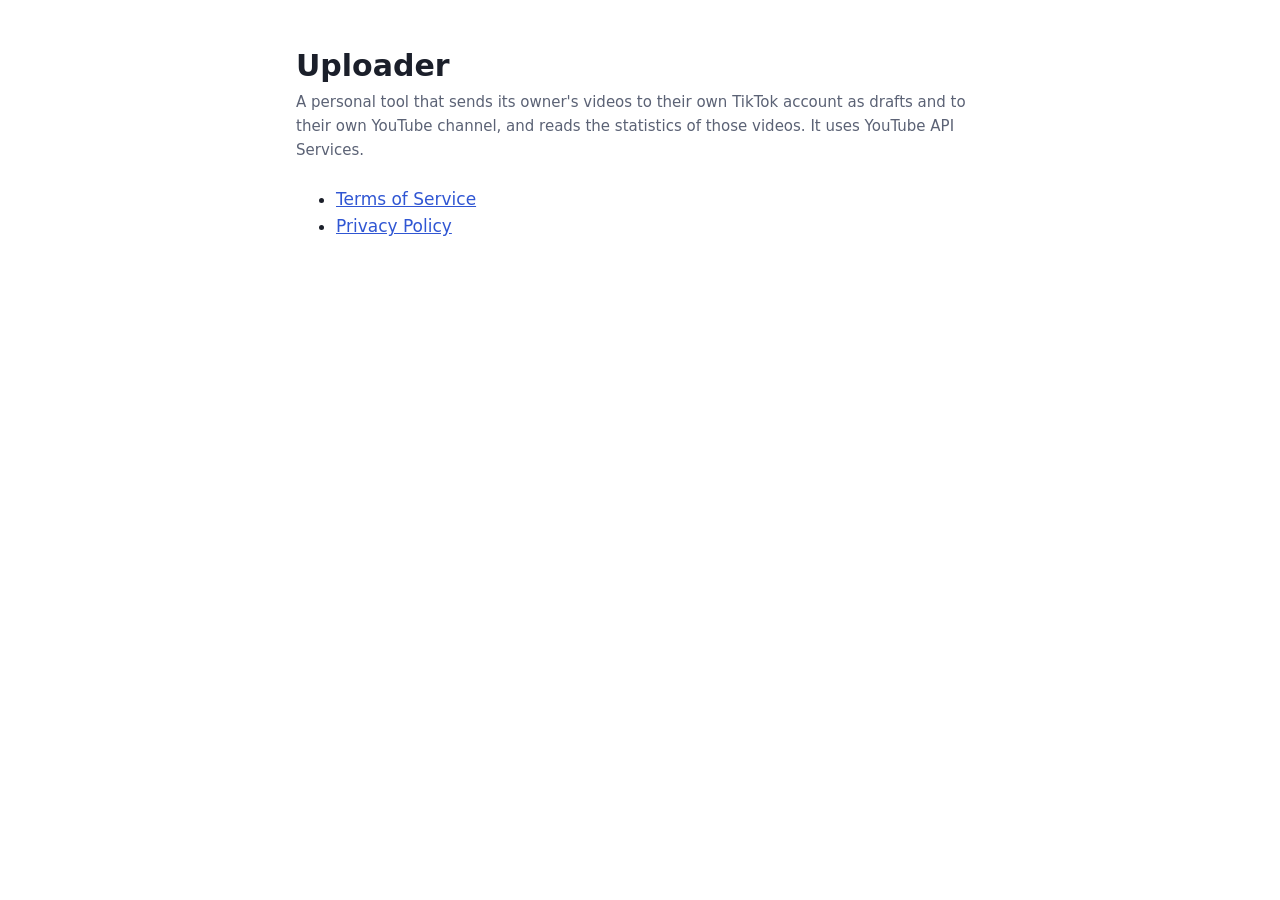
<file: docs/index.html>
<!doctype html>
<html lang="en">
<head>
<meta charset="utf-8">
<meta name="viewport" content="width=device-width, initial-scale=1">
<title>Uploader</title>
<link rel="stylesheet" href="style.css">
</head>
<body>
<main>
<h1>Uploader</h1>
<p class="meta">A personal tool that sends its owner's videos to their own TikTok account as drafts and to their own YouTube channel, and reads the statistics of those videos. It uses YouTube API Services.</p>
<ul>
<li><a href="terms.html">Terms of Service</a></li>
<li><a href="privacy.html">Privacy Policy</a></li>
</ul>
</main>
</body>
</html>
</file>
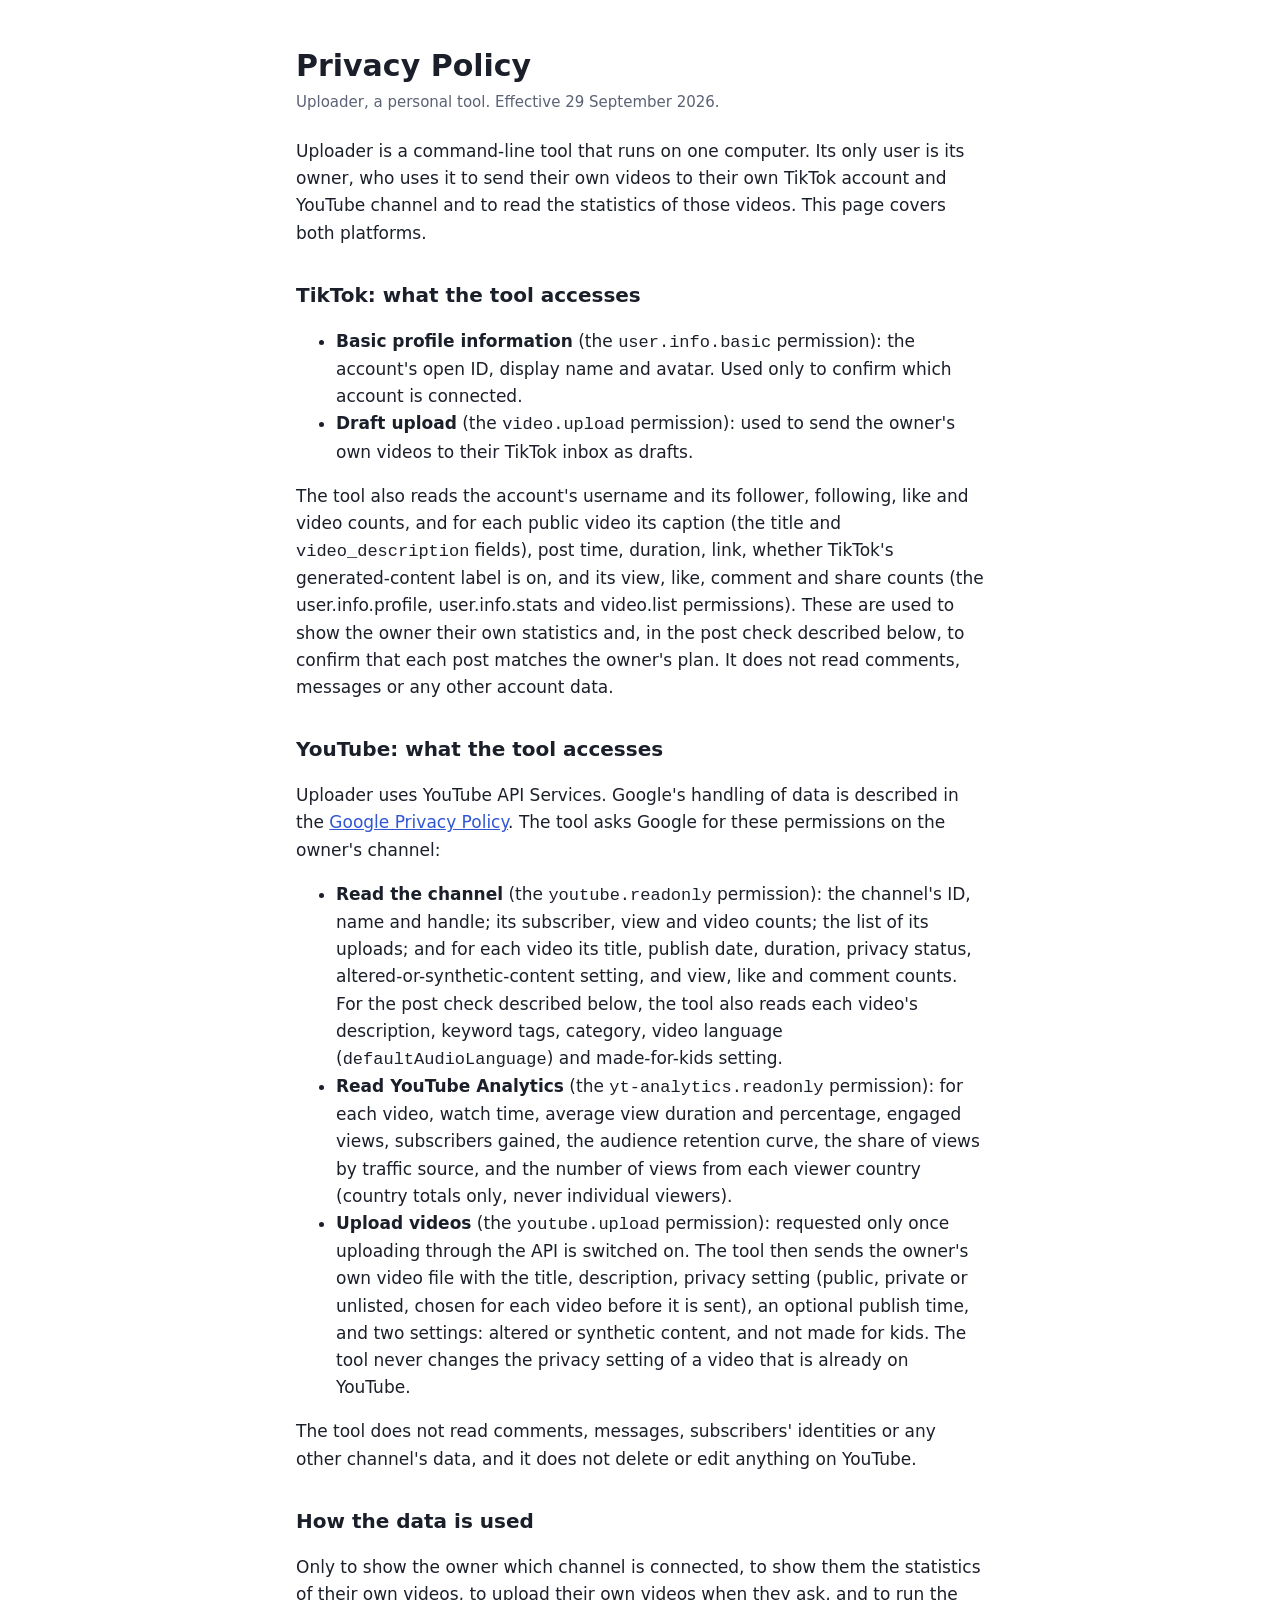
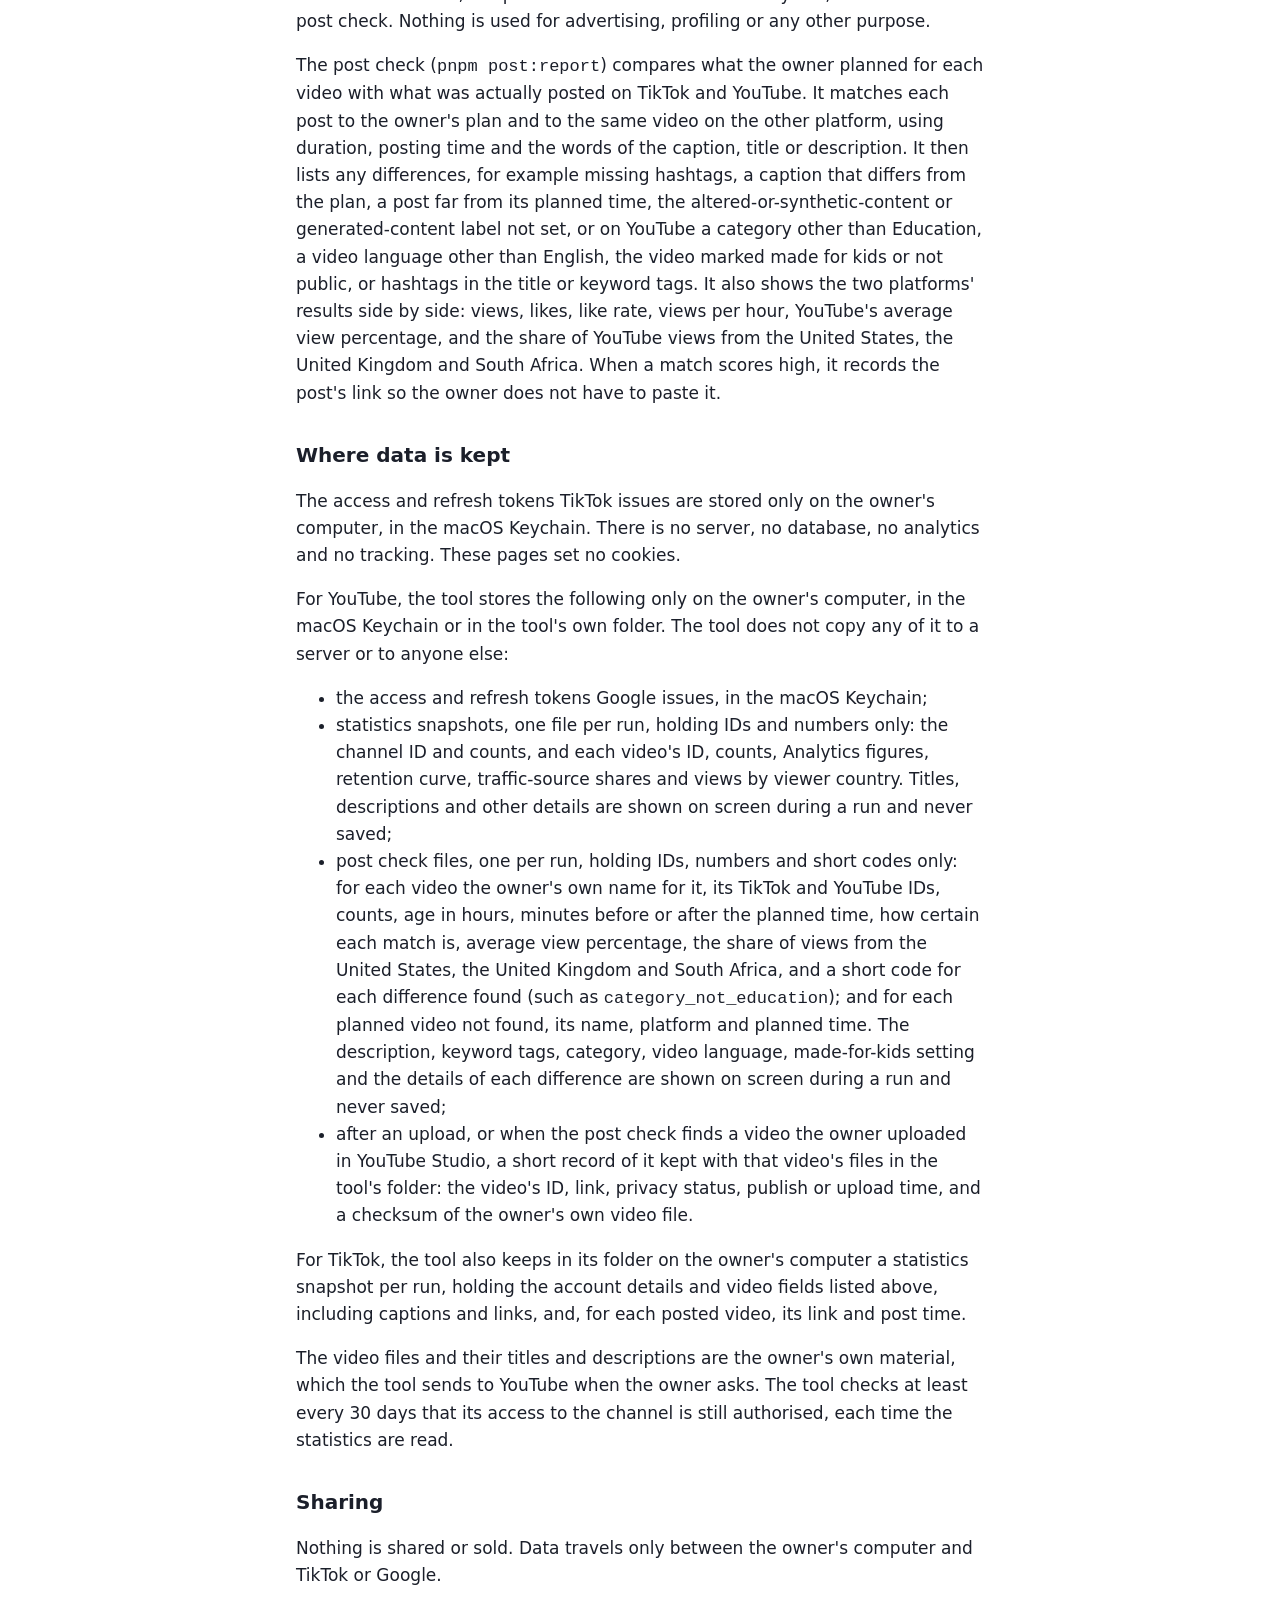
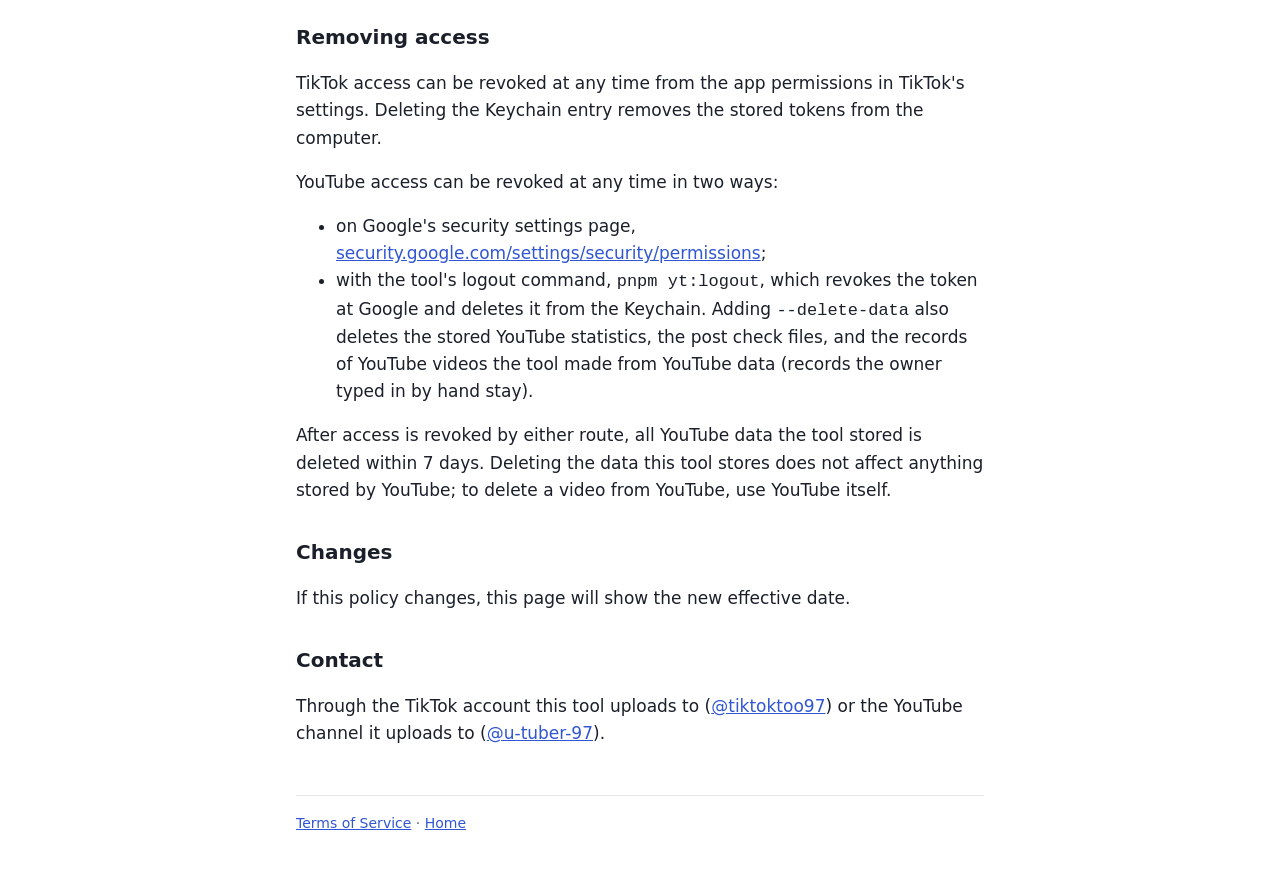
<file: docs/privacy.html>
<!doctype html>
<html lang="en">
<head>
<meta charset="utf-8">
<meta name="viewport" content="width=device-width, initial-scale=1">
<title>Uploader Privacy Policy</title>
<link rel="stylesheet" href="style.css">
</head>
<body>
<main>
<h1>Privacy Policy</h1>
<p class="meta">Uploader, a personal tool. Effective 29 September 2026.</p>

<p>Uploader is a command-line tool that runs on one computer. Its only user is its owner, who uses it to send their own videos to their own TikTok account and YouTube channel and to read the statistics of those videos. This page covers both platforms.</p>

<h2>TikTok: what the tool accesses</h2>
<ul>
<li><strong>Basic profile information</strong> (the <code>user.info.basic</code> permission): the account's open ID, display name and avatar. Used only to confirm which account is connected.</li>
<li><strong>Draft upload</strong> (the <code>video.upload</code> permission): used to send the owner's own videos to their TikTok inbox as drafts.</li>
</ul>
<p>The tool also reads the account's username and its follower, following, like and video counts, and for each public video its caption (the title and <code>video_description</code> fields), post time, duration, link, whether TikTok's generated-content label is on, and its view, like, comment and share counts (the user.info.profile, user.info.stats and video.list permissions). These are used to show the owner their own statistics and, in the post check described below, to confirm that each post matches the owner's plan. It does not read comments, messages or any other account data.</p>

<h2>YouTube: what the tool accesses</h2>
<p>Uploader uses YouTube API Services. Google's handling of data is described in the <a href="https://www.google.com/policies/privacy">Google Privacy Policy</a>. The tool asks Google for these permissions on the owner's channel:</p>
<ul>
<li><strong>Read the channel</strong> (the <code>youtube.readonly</code> permission): the channel's ID, name and handle; its subscriber, view and video counts; the list of its uploads; and for each video its title, publish date, duration, privacy status, altered-or-synthetic-content setting, and view, like and comment counts. For the post check described below, the tool also reads each video's description, keyword tags, category, video language (<code>defaultAudioLanguage</code>) and made-for-kids setting.</li>
<li><strong>Read YouTube Analytics</strong> (the <code>yt-analytics.readonly</code> permission): for each video, watch time, average view duration and percentage, engaged views, subscribers gained, the audience retention curve, the share of views by traffic source, and the number of views from each viewer country (country totals only, never individual viewers).</li>
<li><strong>Upload videos</strong> (the <code>youtube.upload</code> permission): requested only once uploading through the API is switched on. The tool then sends the owner's own video file with the title, description, privacy setting (public, private or unlisted, chosen for each video before it is sent), an optional publish time, and two settings: altered or synthetic content, and not made for kids. The tool never changes the privacy setting of a video that is already on YouTube.</li>
</ul>
<p>The tool does not read comments, messages, subscribers' identities or any other channel's data, and it does not delete or edit anything on YouTube.</p>

<h2>How the data is used</h2>
<p>Only to show the owner which channel is connected, to show them the statistics of their own videos, to upload their own videos when they ask, and to run the post check. Nothing is used for advertising, profiling or any other purpose.</p>
<p>The post check (<code>pnpm post:report</code>) compares what the owner planned for each video with what was actually posted on TikTok and YouTube. It matches each post to the owner's plan and to the same video on the other platform, using duration, posting time and the words of the caption, title or description. It then lists any differences, for example missing hashtags, a caption that differs from the plan, a post far from its planned time, the altered-or-synthetic-content or generated-content label not set, or on YouTube a category other than Education, a video language other than English, the video marked made for kids or not public, or hashtags in the title or keyword tags. It also shows the two platforms' results side by side: views, likes, like rate, views per hour, YouTube's average view percentage, and the share of YouTube views from the United States, the United Kingdom and South Africa. When a match scores high, it records the post's link so the owner does not have to paste it.</p>

<h2>Where data is kept</h2>
<p>The access and refresh tokens TikTok issues are stored only on the owner's computer, in the macOS Keychain. There is no server, no database, no analytics and no tracking. These pages set no cookies.</p>
<p>For YouTube, the tool stores the following only on the owner's computer, in the macOS Keychain or in the tool's own folder. The tool does not copy any of it to a server or to anyone else:</p>
<ul>
<li>the access and refresh tokens Google issues, in the macOS Keychain;</li>
<li>statistics snapshots, one file per run, holding IDs and numbers only: the channel ID and counts, and each video's ID, counts, Analytics figures, retention curve, traffic-source shares and views by viewer country. Titles, descriptions and other details are shown on screen during a run and never saved;</li>
<li>post check files, one per run, holding IDs, numbers and short codes only: for each video the owner's own name for it, its TikTok and YouTube IDs, counts, age in hours, minutes before or after the planned time, how certain each match is, average view percentage, the share of views from the United States, the United Kingdom and South Africa, and a short code for each difference found (such as <code>category_not_education</code>); and for each planned video not found, its name, platform and planned time. The description, keyword tags, category, video language, made-for-kids setting and the details of each difference are shown on screen during a run and never saved;</li>
<li>after an upload, or when the post check finds a video the owner uploaded in YouTube Studio, a short record of it kept with that video's files in the tool's folder: the video's ID, link, privacy status, publish or upload time, and a checksum of the owner's own video file.</li>
</ul>
<p>For TikTok, the tool also keeps in its folder on the owner's computer a statistics snapshot per run, holding the account details and video fields listed above, including captions and links, and, for each posted video, its link and post time.</p>
<p>The video files and their titles and descriptions are the owner's own material, which the tool sends to YouTube when the owner asks. The tool checks at least every 30 days that its access to the channel is still authorised, each time the statistics are read.</p>

<h2>Sharing</h2>
<p>Nothing is shared or sold. Data travels only between the owner's computer and TikTok or Google.</p>

<h2>Removing access</h2>
<p>TikTok access can be revoked at any time from the app permissions in TikTok's settings. Deleting the Keychain entry removes the stored tokens from the computer.</p>
<p>YouTube access can be revoked at any time in two ways:</p>
<ul>
<li>on Google's security settings page, <a href="https://security.google.com/settings/security/permissions">security.google.com/settings/security/permissions</a>;</li>
<li>with the tool's logout command, <code>pnpm yt:logout</code>, which revokes the token at Google and deletes it from the Keychain. Adding <code>--delete-data</code> also deletes the stored YouTube statistics, the post check files, and the records of YouTube videos the tool made from YouTube data (records the owner typed in by hand stay).</li>
</ul>
<p>After access is revoked by either route, all YouTube data the tool stored is deleted within 7 days. Deleting the data this tool stores does not affect anything stored by YouTube; to delete a video from YouTube, use YouTube itself.</p>

<h2>Changes</h2>
<p>If this policy changes, this page will show the new effective date.</p>

<h2>Contact</h2>
<p>Through the TikTok account this tool uploads to (<a href="https://www.tiktok.com/@tiktoktoo97">@tiktoktoo97</a>) or the YouTube channel it uploads to (<a href="https://www.youtube.com/@u-tuber-97">@u-tuber-97</a>).</p>

<footer><a href="terms.html">Terms of Service</a> · <a href="index.html">Home</a></footer>
</main>
</body>
</html>
</file>
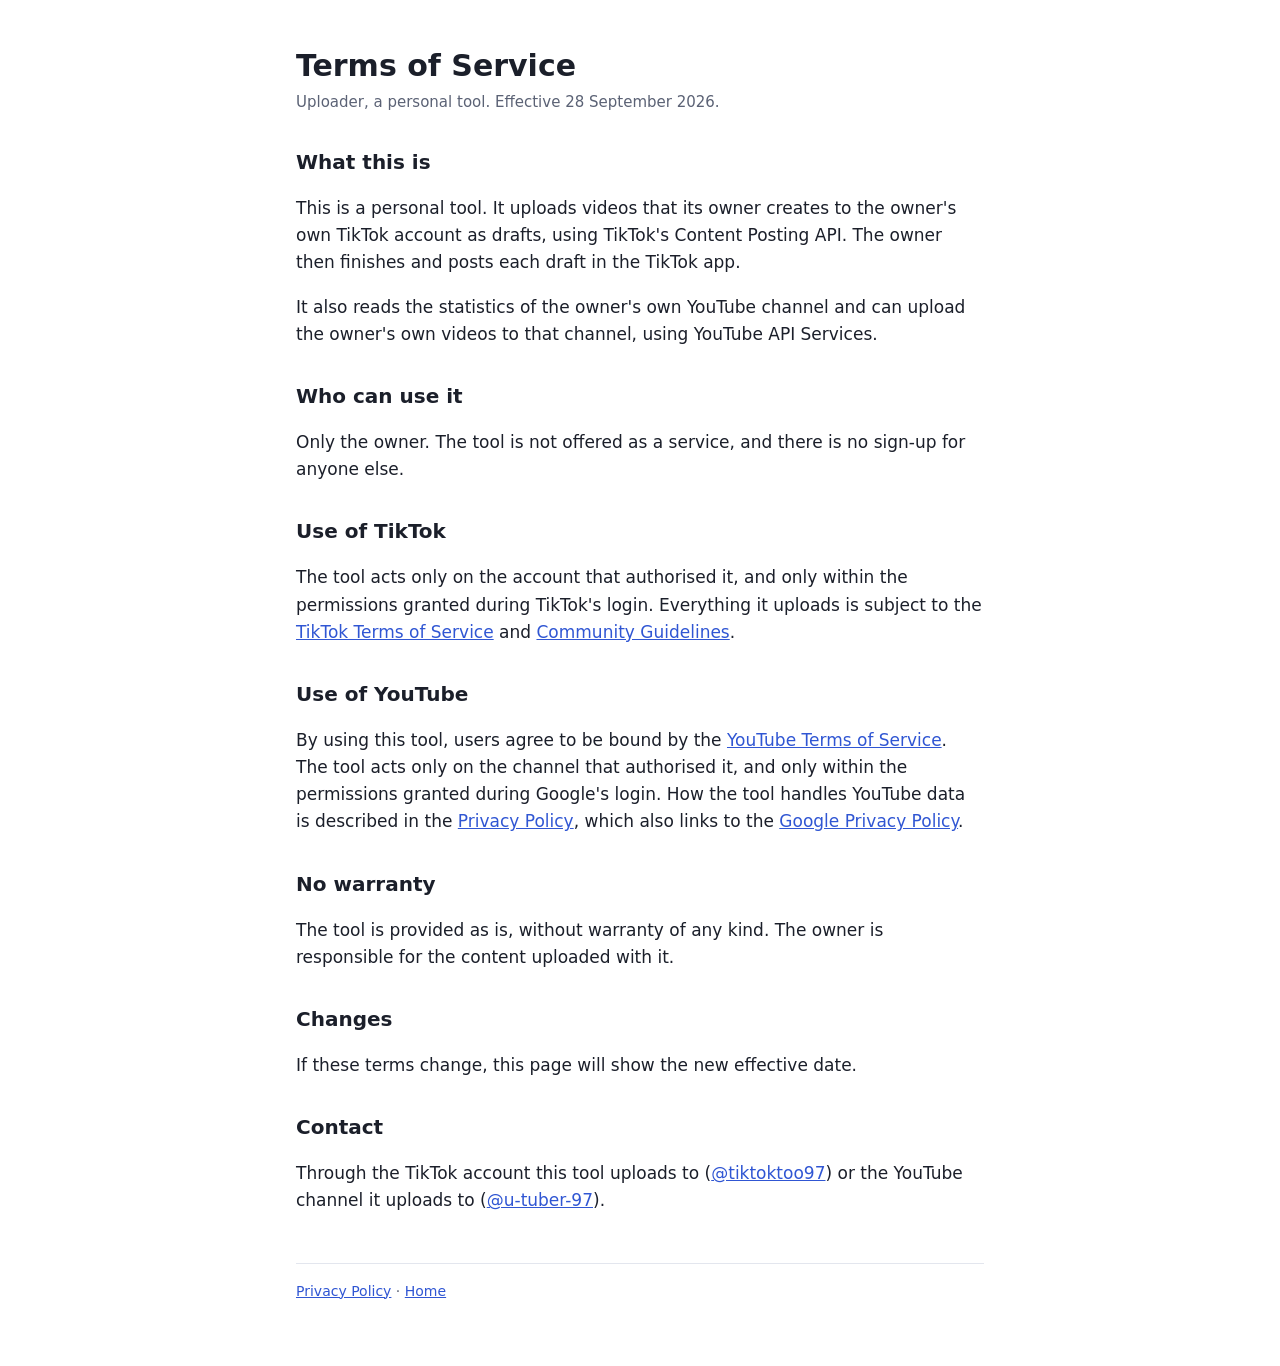
<file: docs/terms.html>
<!doctype html>
<html lang="en">
<head>
<meta charset="utf-8">
<meta name="viewport" content="width=device-width, initial-scale=1">
<title>Uploader Terms of Service</title>
<link rel="stylesheet" href="style.css">
</head>
<body>
<main>
<h1>Terms of Service</h1>
<p class="meta">Uploader, a personal tool. Effective 28 September 2026.</p>

<h2>What this is</h2>
<p>This is a personal tool. It uploads videos that its owner creates to the owner's own TikTok account as drafts, using TikTok's Content Posting API. The owner then finishes and posts each draft in the TikTok app.</p>
<p>It also reads the statistics of the owner's own YouTube channel and can upload the owner's own videos to that channel, using YouTube API Services.</p>

<h2>Who can use it</h2>
<p>Only the owner. The tool is not offered as a service, and there is no sign-up for anyone else.</p>

<h2>Use of TikTok</h2>
<p>The tool acts only on the account that authorised it, and only within the permissions granted during TikTok's login. Everything it uploads is subject to the <a href="https://www.tiktok.com/legal/terms-of-service">TikTok Terms of Service</a> and <a href="https://www.tiktok.com/community-guidelines">Community Guidelines</a>.</p>

<h2>Use of YouTube</h2>
<p>By using this tool, users agree to be bound by the <a href="https://www.youtube.com/t/terms">YouTube Terms of Service</a>. The tool acts only on the channel that authorised it, and only within the permissions granted during Google's login. How the tool handles YouTube data is described in the <a href="privacy.html">Privacy Policy</a>, which also links to the <a href="https://www.google.com/policies/privacy">Google Privacy Policy</a>.</p>

<h2>No warranty</h2>
<p>The tool is provided as is, without warranty of any kind. The owner is responsible for the content uploaded with it.</p>

<h2>Changes</h2>
<p>If these terms change, this page will show the new effective date.</p>

<h2>Contact</h2>
<p>Through the TikTok account this tool uploads to (<a href="https://www.tiktok.com/@tiktoktoo97">@tiktoktoo97</a>) or the YouTube channel it uploads to (<a href="https://www.youtube.com/@u-tuber-97">@u-tuber-97</a>).</p>

<footer><a href="privacy.html">Privacy Policy</a> · <a href="index.html">Home</a></footer>
</main>
</body>
</html>
</file>
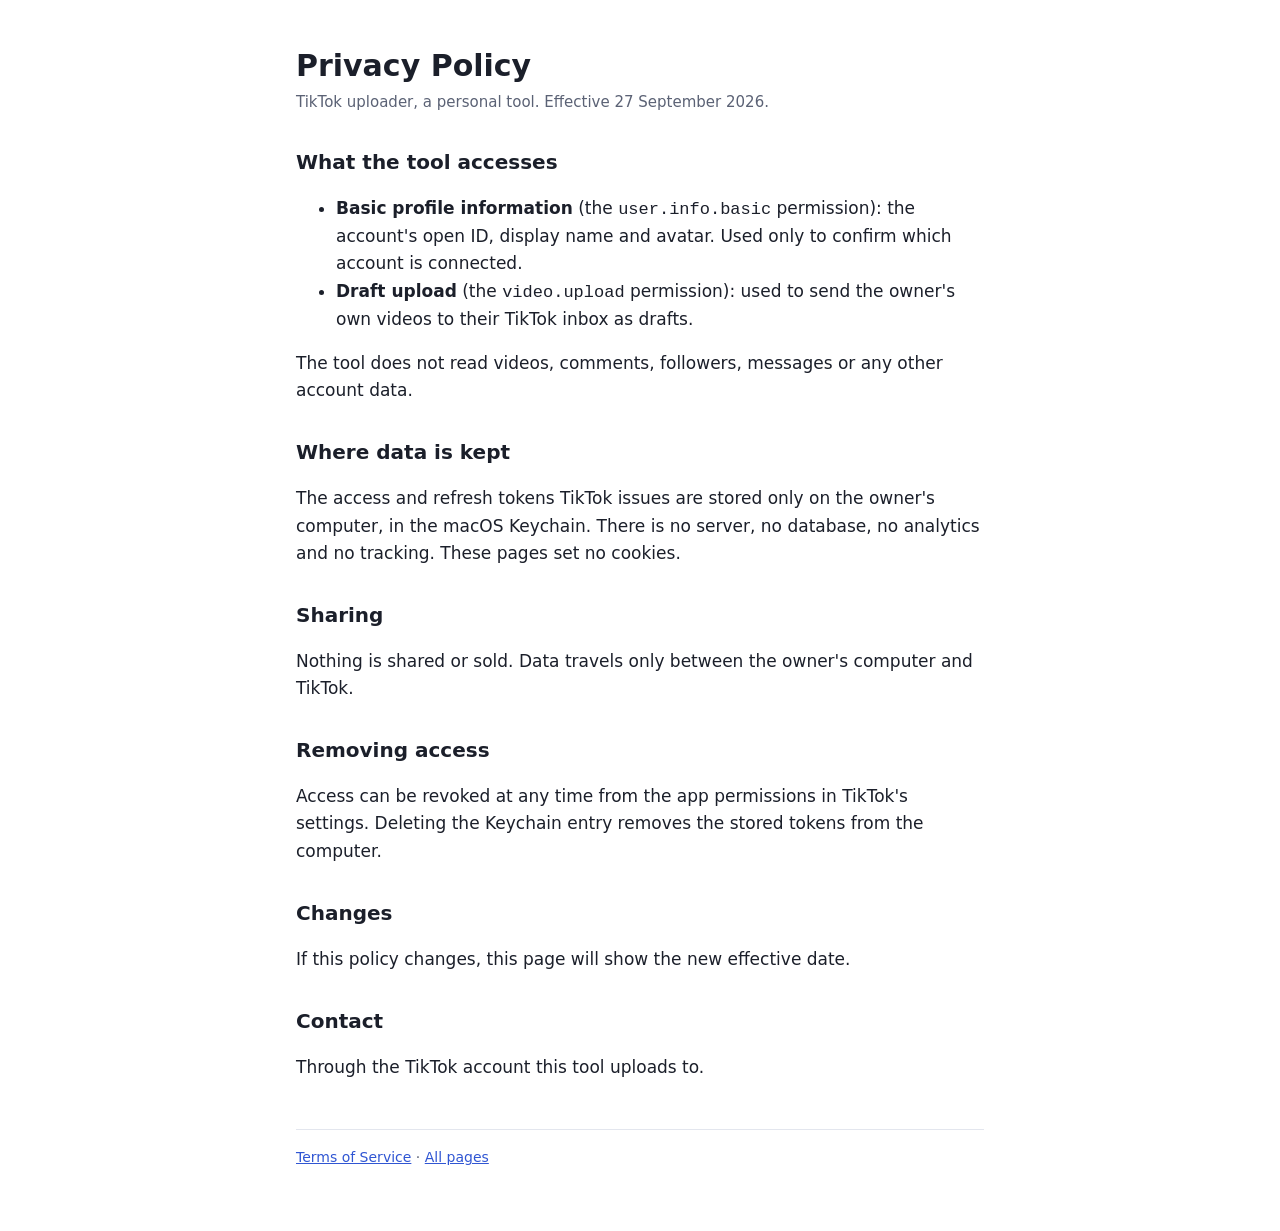
<file: tiktok/privacy.html>
<!doctype html>
<html lang="en">
<head>
<meta charset="utf-8">
<meta name="viewport" content="width=device-width, initial-scale=1">
<title>Uploader Privacy Policy</title>
<link rel="stylesheet" href="../style.css">
</head>
<body>
<main>
<h1>Privacy Policy</h1>
<p class="meta">TikTok uploader, a personal tool. Effective 27 September 2026.</p>

<h2>What the tool accesses</h2>
<ul>
<li><strong>Basic profile information</strong> (the <code>user.info.basic</code> permission): the account's open ID, display name and avatar. Used only to confirm which account is connected.</li>
<li><strong>Draft upload</strong> (the <code>video.upload</code> permission): used to send the owner's own videos to their TikTok inbox as drafts.</li>
</ul>
<p>The tool does not read videos, comments, followers, messages or any other account data.</p>

<h2>Where data is kept</h2>
<p>The access and refresh tokens TikTok issues are stored only on the owner's computer, in the macOS Keychain. There is no server, no database, no analytics and no tracking. These pages set no cookies.</p>

<h2>Sharing</h2>
<p>Nothing is shared or sold. Data travels only between the owner's computer and TikTok.</p>

<h2>Removing access</h2>
<p>Access can be revoked at any time from the app permissions in TikTok's settings. Deleting the Keychain entry removes the stored tokens from the computer.</p>

<h2>Changes</h2>
<p>If this policy changes, this page will show the new effective date.</p>

<h2>Contact</h2>
<p>Through the TikTok account this tool uploads to.</p>

<footer><a href="terms.html">Terms of Service</a> · <a href="../index.html">All pages</a></footer>
</main>
</body>
</html>
</file>
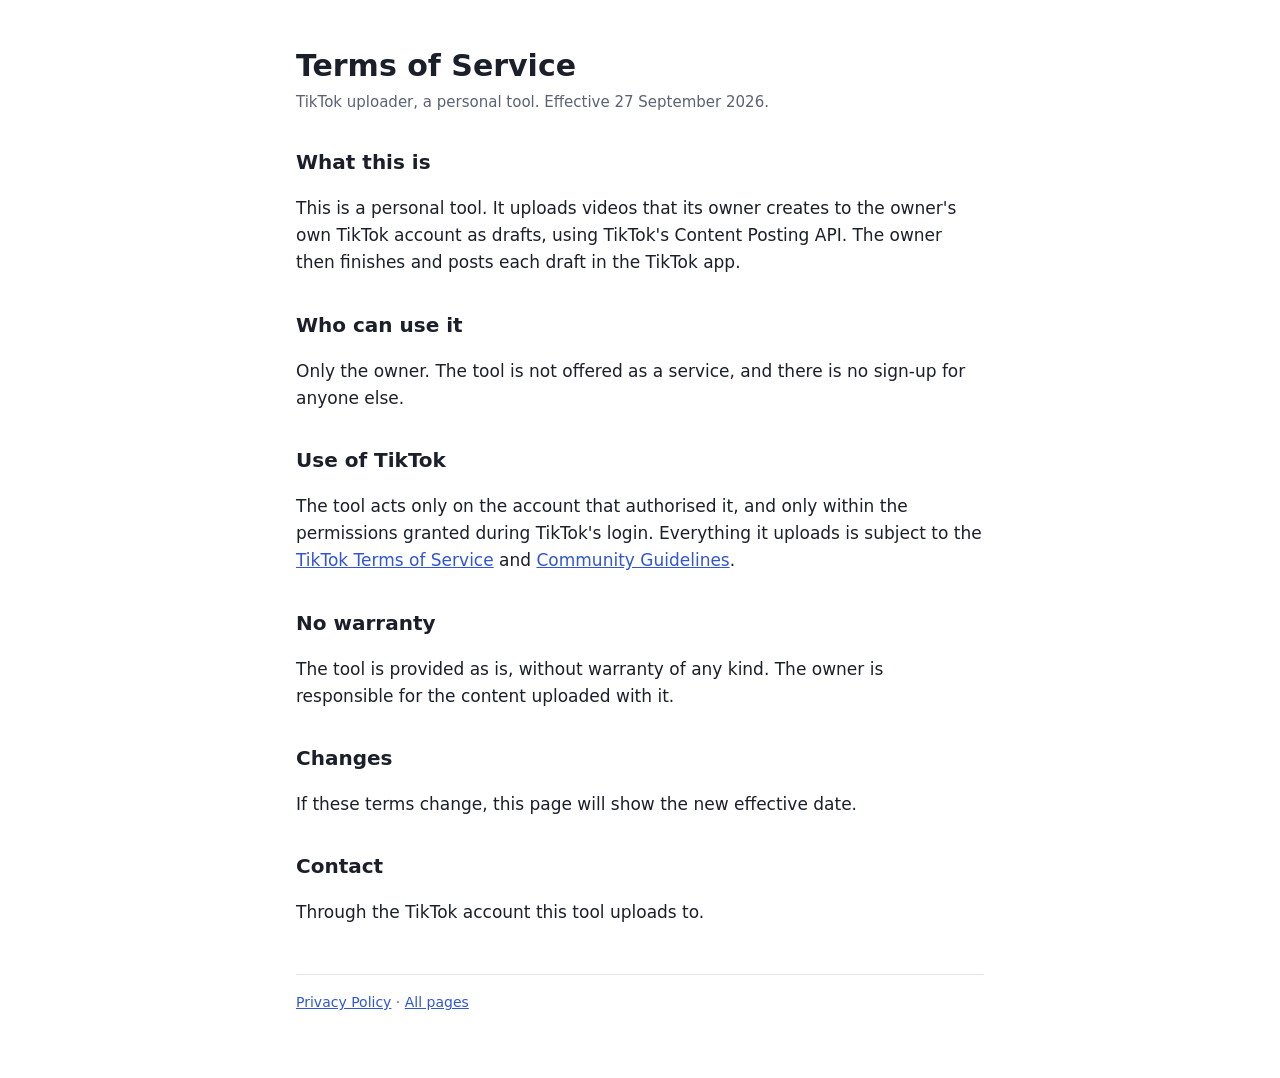
<file: tiktok/terms.html>
<!doctype html>
<html lang="en">
<head>
<meta charset="utf-8">
<meta name="viewport" content="width=device-width, initial-scale=1">
<title>Uploader Terms of Service</title>
<link rel="stylesheet" href="../style.css">
</head>
<body>
<main>
<h1>Terms of Service</h1>
<p class="meta">TikTok uploader, a personal tool. Effective 27 September 2026.</p>

<h2>What this is</h2>
<p>This is a personal tool. It uploads videos that its owner creates to the owner's own TikTok account as drafts, using TikTok's Content Posting API. The owner then finishes and posts each draft in the TikTok app.</p>

<h2>Who can use it</h2>
<p>Only the owner. The tool is not offered as a service, and there is no sign-up for anyone else.</p>

<h2>Use of TikTok</h2>
<p>The tool acts only on the account that authorised it, and only within the permissions granted during TikTok's login. Everything it uploads is subject to the <a href="https://www.tiktok.com/legal/terms-of-service">TikTok Terms of Service</a> and <a href="https://www.tiktok.com/community-guidelines">Community Guidelines</a>.</p>

<h2>No warranty</h2>
<p>The tool is provided as is, without warranty of any kind. The owner is responsible for the content uploaded with it.</p>

<h2>Changes</h2>
<p>If these terms change, this page will show the new effective date.</p>

<h2>Contact</h2>
<p>Through the TikTok account this tool uploads to.</p>

<footer><a href="privacy.html">Privacy Policy</a> · <a href="../index.html">All pages</a></footer>
</main>
</body>
</html>
</file>
<file: docs/style.css>
:root { --bg: #ffffff; --ink: #1b1f2a; --dim: #5b6275; --line: #e3e6ee; --accent: #3056d3; }
@media (prefers-color-scheme: dark) { :root { --bg: #0b0f1c; --ink: #eceff6; --dim: #9aa3b8; --line: #243049; --accent: #7aa2ff; } }
* { box-sizing: border-box; }
body { margin: 0; background: var(--bg); color: var(--ink); font: 17px/1.6 system-ui, -apple-system, "Segoe UI", sans-serif; }
main { max-width: 720px; margin: 0 auto; padding: 48px 16px 64px; }
h1 { font-size: 30px; line-height: 1.2; margin: 0 0 6px; }
h2 { font-size: 20px; margin: 32px 0 8px; }
.meta { color: var(--dim); font-size: 15px; margin: 0 0 24px; }
a { color: var(--accent); }
footer { margin-top: 48px; padding-top: 16px; border-top: 1px solid var(--line); color: var(--dim); font-size: 14px; }
</file>
<file: style.css>
:root { --bg: #ffffff; --ink: #1b1f2a; --dim: #5b6275; --line: #e3e6ee; --accent: #3056d3; }
@media (prefers-color-scheme: dark) { :root { --bg: #0b0f1c; --ink: #eceff6; --dim: #9aa3b8; --line: #243049; --accent: #7aa2ff; } }
* { box-sizing: border-box; }
body { margin: 0; background: var(--bg); color: var(--ink); font: 17px/1.6 system-ui, -apple-system, "Segoe UI", sans-serif; }
main { max-width: 720px; margin: 0 auto; padding: 48px 16px 64px; }
h1 { font-size: 30px; line-height: 1.2; margin: 0 0 6px; }
h2 { font-size: 20px; margin: 32px 0 8px; }
.meta { color: var(--dim); font-size: 15px; margin: 0 0 24px; }
a { color: var(--accent); }
footer { margin-top: 48px; padding-top: 16px; border-top: 1px solid var(--line); color: var(--dim); font-size: 14px; }
</file>
